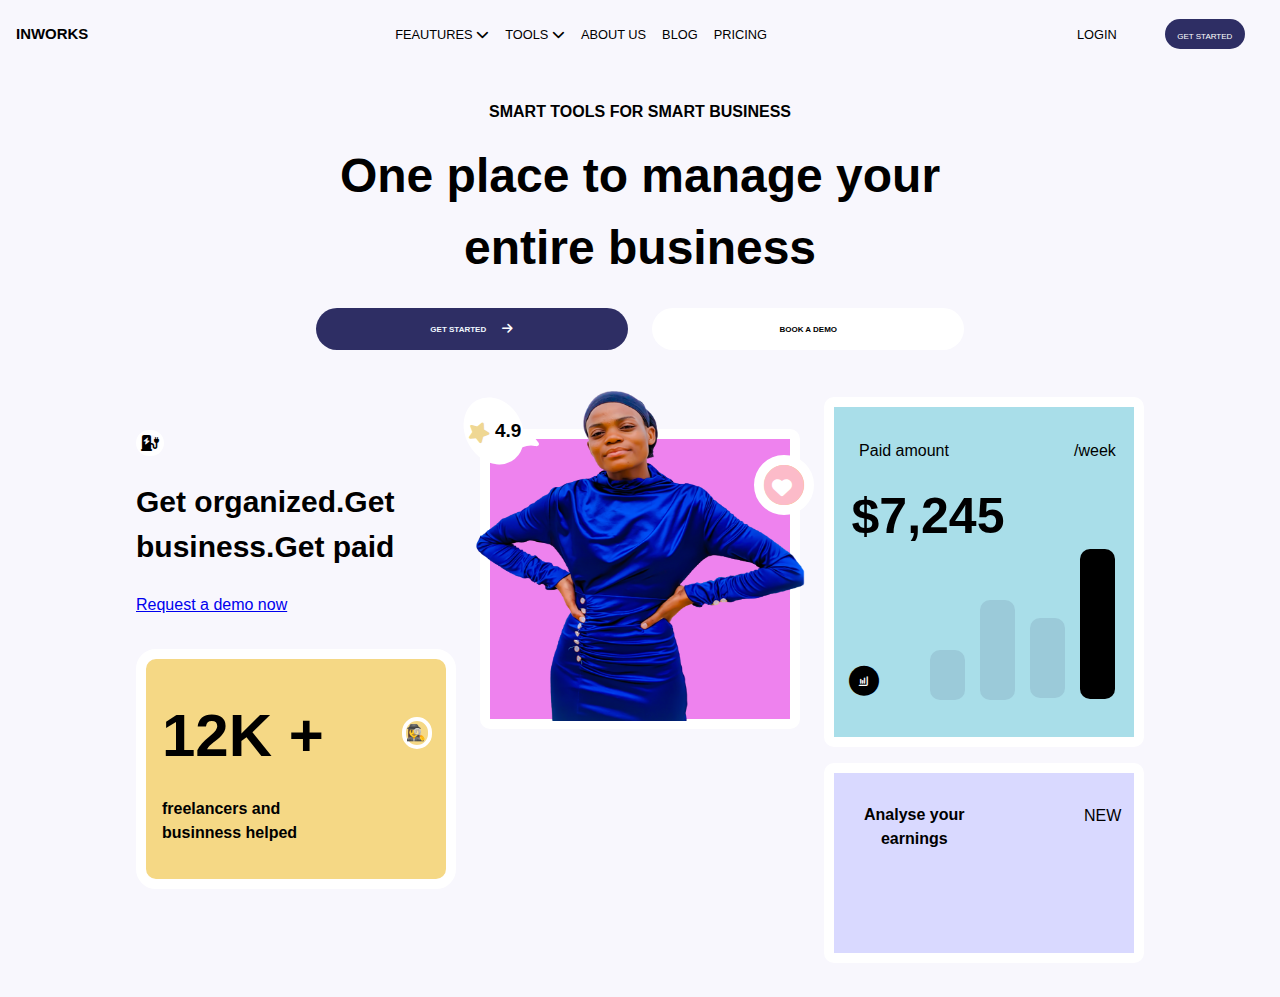
<file: kudibook/index.html>
<!DOCTYPE html>
<html>
  <head>
    <meta charset="UTF-8" />
    <meta name="viewport" content="width=device-width, initial-scale=1.0" />
    <link rel="stylesheet" href="fontawesome-free-6.4.0-web/css/all.min.css" />
    <link rel="stylesheet" href="styles/index.css" />
    <link rel="stylesheet" href="styles/navbar.css" />
    <link rel="stylesheet" href="styles/utils.css" />
  </head>
  <body class="">
    <header>
      <nav>
        <div class="header">
          <div class="word">
            <h3>INWORKS</h3>
          </div>
          <div class="menu">
            <a href="#"
              >FEAUTURES
              <i class="fa fa-chevron-down" aria-hidden="true"></i>
            <a href="#"
              >TOOLS <i class="fa fa-chevron-down" aria-hidden="true"></i>
            </a>
            <a href="#">ABOUT US</a>
            <a href="#">BLOG</a>
            <a href="#">PRICING</a>
          </div>
          <div class="third">
            <a href="#">LOGIN</a>
            <button><a href="#">GET STARTED</a></button>
          </div>

          <span class="menu-icon"> <i class="fas fa-bars    "></i> </span>
        </div>
      </nav>
    </header>
    <main>
      <section class="container margin-top hero">
        <!-- small title -->
        <div>
          <div class="one">
            <h6>SMART TOOLS FOR SMART BUSINESS</h6>
          </div>
          <!-- heading -->
          <div class="two">
            <h1>
              One place to manage your<br />
              entire business
            </h1>
          </div>
          <div class="three">
            <button>
              <a href="#">GET STARTED</a>
              <i class="fa fa-arrow-right" aria-hidden="true" style="color: white;margin-left: 1rem; font-size: 12px;"></i>
               
              </i>
            </button>
            <button id="white"><a href="#">BOOK A DEMO</a></button>
          </div>
        </div>
        <div class="lastprt">
          <div class="left">
            <span> <i class="fas fa-charging-station" id="top"></i></span><br>
            <h1 >Get organized.Get business.Get paid</h1><br>
            <a href="#">Request a demo now</a>
            <div class="rectangle">
              <h1 style="font-size: 60px;">12K +</h1>
              <div class="icon">🕵️‍♀️</div><br><br>
              <p style="font-weight: bolder;">freelancers and <br>businness helped</p>
            </div>
          </div>
            <div class="middle">
                <!-- <img src="images/win.PNG" alt=""> -->
                <img src="images/win.PNG" alt="">
                <div class="icons"> 
                <i id="message" class="fa fa-comment message"  aria-hidden="true"></i>
                  <i id="star" class="fa fa-star" aria-hidden="true"></i>
                  <h2 style="font-size: 19px; margin-top: -3rem;margin-left: -8.5rem;">4.9</h2>
              </div>
              <div class="icons2">
                <i id="circle" class="fa fa-circle" aria-hidden="true"></i>
                <i id="heart"class="fa fa-heart" aria-hidden="true"></i>
              </div>
            </div>
            <div class="right">
              <div class="right1">
                <p id="amount">Paid amount</p>
                <p id="week">/week</p>
                <h1>$7,245</h1>
                <i id="cle" class="fa fa-circle" aria-hidden="true"></i>
                <i id="chart"class="fa fa-bar-chart" aria-hidden="true"></i>
                <div class="alldiv">
                  <div class="bar1"></div>
                  <div class="bar2"></div>
                  <div class="bar3"></div>
                  <div class="bar4"></div>
                </div>
              </div>
              <div class="right2">
                <h4>Analyse your<br> earnings</h4>
                <p>NEW</p>
              </div>
            </div>
            
        </div>
      </section>
    </main>
    <footer></footer>
</file>
<file: kudibook/styles/index.css>
/* gobal setting */

* {
  margin: 0;
  padding: 0;
  box-sizing: border-box;
}
a {
  font-family: sans-serif;
}
body {
  line-height: 1.5;
  font-family: sans-serif;
  background-color: #f8f7fd;
}
.main {
  background-color: rgb(251, 247, 247);
  height: 32.5rem;
  width: 77rem;
  border-radius: 0.5rem;
  display: grid;
  margin: 1rem;
  position: sticky;
}
.header {
  display: flex;
  font-size: 0.8rem;
  align-items: center;
  justify-content: space-between;
}
.word {
  /* margin-left: 2rem; */
}
.menu a,
.third a,
.three a {
  text-decoration: none;
  color: black;
}
.menu {
  display: flex;
  margin: 1.2rem;
  /* margin-left: 15rem; */
}
.menu a {
  padding-left: 1rem;
}
.third {
  margin: 1.2rem;
  /* margin-left: 18rem; */
  align-items: center;
}
.third button {
  margin-left: 3rem;
  height: 30px;
  background-color: rgb(46, 46, 100);
  border-radius: 1rem;
  outline: none;
  border: none;
  width: 5rem;
}
.third button a {
  color: white;
  font-size: 0.5rem;
}

nav {
  padding: 0 1rem;
}

/* .one {
  margin-left: 10rem;
} */
/* .two {
  margin-top: -3rem;
} */
#two {
  margin-top: -3rem;
  margin-left: 7rem;
}

/* .two h1 {
  font-size: 3rem;
} */
.three button {
  height: 2rem;
  width: 7rem;
  background-color: rgb(46, 46, 100);
  border-radius: 1rem;
  outline: none;
  border: none;
}
.three button a {
  color: aliceblue;
  font-size: 0.5rem;
  font-weight: bolder;
}
#white {
  background-color: white;
}
#white a {
  color: black;
}
.contents {
  background-color: aquamarine;
  height: 18rem;
  margin-top: -1rem;
}
.menu {
  display: none;
}
.third {
  display: none;
}

/* ################################ */
/* HERO SECTION   */
/* ################################ */

.hero {
  display: grid;
  justify-content: center;
  margin-top: -2rem;
  text-align: center;
}

h1 {
  font-size: 1.5rem;
  margin-top: 1rem;
}

.three {
  display: flex;
  justify-content: center;
  gap: 1.5rem;
  margin-top: 1.5rem;
}

.three button {
  display: flex;
  align-items: center;
  justify-content: center;
}
.left span {
  display: inline-block;
}
.left {
  text-align: left;
}
.left #top {
  border-radius: 3rem;
  border: white solid 5px;
  float: left;
}
.icon {
  margin-top: -4rem;
  margin-left: 15rem;
  border: white solid 4px;
  width: 30px;
  border-radius: 100rem;
}
.rectangle {
  border: solid 10px white;
  background-color: #f5d885;
  height: 15rem;
  /* width: 20rem; */
  border-radius: 20px;
  padding: 1rem;
}

.middle {
  background-color: violet;
  /* width: 350px; */
  width: 320px;
  height: 300px;
  display: flex;
  border: solid 10px white;
  border-radius: 10px;
  position: relative;
  /* align-items: center; */
  justify-content: center;
}
/* */
.middle img {
  position: absolute;
  margin-top: -3rem;
  width: 330px;
  height: 330px;
}
.middle h2 {
  margin-left: -11.5rem;
  margin-top: -6rem;
  position: absolute;
  font-size: 38px;
}
.icons {
  width: 50px;
  height: 50px;
  margin-left: 2rem;
}
.icons #message {
  color: white;
  margin-left: -20rem;
  margin-top: -4rem;
  font-size: 70px;
}
.icons i {
  transform: rotate(-120deg);
}
.icons #star {
  font-size: 20px;
  color: rgb(239 215 147);
  margin-left: -4rem;
  margin-top: -1rem;
  position: absolute;
}

.right {
  /* background-color: rgb(16, 190, 196); */
  /* width: 350px; */
  height: 600px;
  position: relative;
  /* display: flex;
  gap: 20px; */
}

.right1 {
  background-color: rgb(188, 188, 3);
  /* width: 350px; */
  width: 320px;

  height: 350px;
  border: solid white 10px;
  border-radius: 10px;
  background-color: rgb(169 222 233);
}
.right1 #amount {
  margin-left: -10rem;
  margin-top: 2rem;
}
.right1 #week {
  margin-left: 15rem;
  margin-top: -1.5rem;
  position: absolute;
}
.right1 h1 {
  font-size: 50px;
  margin-left: -7rem;
}
.right1 #cle {
  font-size: 30px;
  margin-left: -15rem;
  margin-top: 7rem;
}
.right1 #chart {
  color: white;
  font-size: 10px;
  margin-left: -1.3rem;
  margin-top: 7.6rem;
  position: absolute;
  transform: rotate(270deg);
}

.right2 {
  background-color: #d9d9ff;
  /* width: 350px; */
  width: 320px;

  height: 200px;
  margin-top: 3rem;
  border: solid 10px white;
  border-radius: 10px;
}
.right2 h4 {
  margin: 30px;
  /* display: block; */
  position: absolute;
}
.right2 p {
  margin-left: 250px;
  margin-top: 1.9rem;
  position: absolute;
}
.lastprt {
  display: flex;
  align-content: center;
  justify-content: space-around;
  align-items: center;
  flex-direction: column;

  gap: 3rem;
}
.icons2 {
  background-color: #f5d885;
  width: 60px;
  height: 60px;
  border-radius: 50%;
  margin-left: 18rem;
  margin-top: 1rem;
  position: absolute;
  border: solid 10px white;
}
.icons2 #circle {
  color: rgb(252 187 201);
  font-size: 40px;
}
.icons2 #heart {
  color: white;
  font-size: 20px;
  margin-top: 0.8rem;
  margin-left: -2rem;
  position: absolute;
}
.menu-icon {
  display: flex;
}
.alldiv {
  display: flex;
  margin-top: -6rem;
  margin-left: 6rem;
  gap: 15px;
  border: solid white px;
}
.bar1,
.bar2,
.bar3,
.bar4 {
  width: 35px;
  border-radius: 10px;
  background-color: #9bcad9;
}
.bar1 {
  height: 50px;
  margin-top: 2.9rem;
}

.bar2 {
  height: 100px;
  margin-top: -0.2rem;
}

.bar3 {
  height: 80px;
  margin-top: 0.9rem;
}
.bar4 {
  background-color: black;
  height: 150px;
  margin-top: -3.4rem;
}

/* //media query */
@media (min-width: 1024px) {
  .menu {
    display: flex;
  }
  .third {
    display: flex;
  }
  .menu-icon {
    display: none;
  }

  /* ################################ */
  /* HERO SECTION   */
  /* ################################ */
  h6 {
    font-size: 1rem;
  }
  h1 {
    font-size: 3rem;
  }

  .three button {
    width: 31%;
    height: 42px;
    border-radius: 25px;
  }
  /* .lastprt {
    display: flex;
    flex-wrap: wrap;
    flex-direction: row;
  } */

  .rectangle {
    margin-top: 2rem;
  }

  .lastprt {
    /* margin-top: 30rem; */
    display: flex;
    flex-direction: row;
    align-items: baseline;
    margin-top: -5rem;
    gap: 1.5rem;
    /* position: absolute; */
  }
  .left {
    /* background-color: #9bcad9; */
    width: 20rem;
  }
  .left h1 {
    font-size: 30px;
  }
  .left {
    margin-top: 10rem;
    /* position: absolute; */
  }
  .right2 {
    margin-top: 1rem;
  }
}
</file>
<file: kudibook/styles/navbar.css>
/*
@media (min-width: 450px) {
}

@media (min-width: 640px) {
}
@media (min-width: 768px) {
}
@media (min-width: 1024px) {
}

@media (min-width: 1536px) {
} */
</file>
<file: kudibook/styles/utils.css>
.margin-top {
  margin-top: 2rem;
}

.container {
  width: 100%;
  margin-left: auto;
  margin-right: auto;
  padding-left: 0.5rem;
  padding-right: 0.5rem;
  /* border: 1px #663399 solid; */
}

/* xs */
@media (min-width: 450px) {
  .container {
    max-width: 450px;
  }
}

/* sm */
@media (min-width: 640px) {
  .container {
    max-width: 640px;
  }
}
/* md */
@media (min-width: 768px) {
  .container {
    max-width: 768px;
  }
}
/* lg */
@media (min-width: 1024px) {
  .container {
    max-width: 1024px;
  }
}
/* 2xl */

@media (min-width: 1536px) {
  .container {
    max-width: 1536px;
  }
}
</file>
